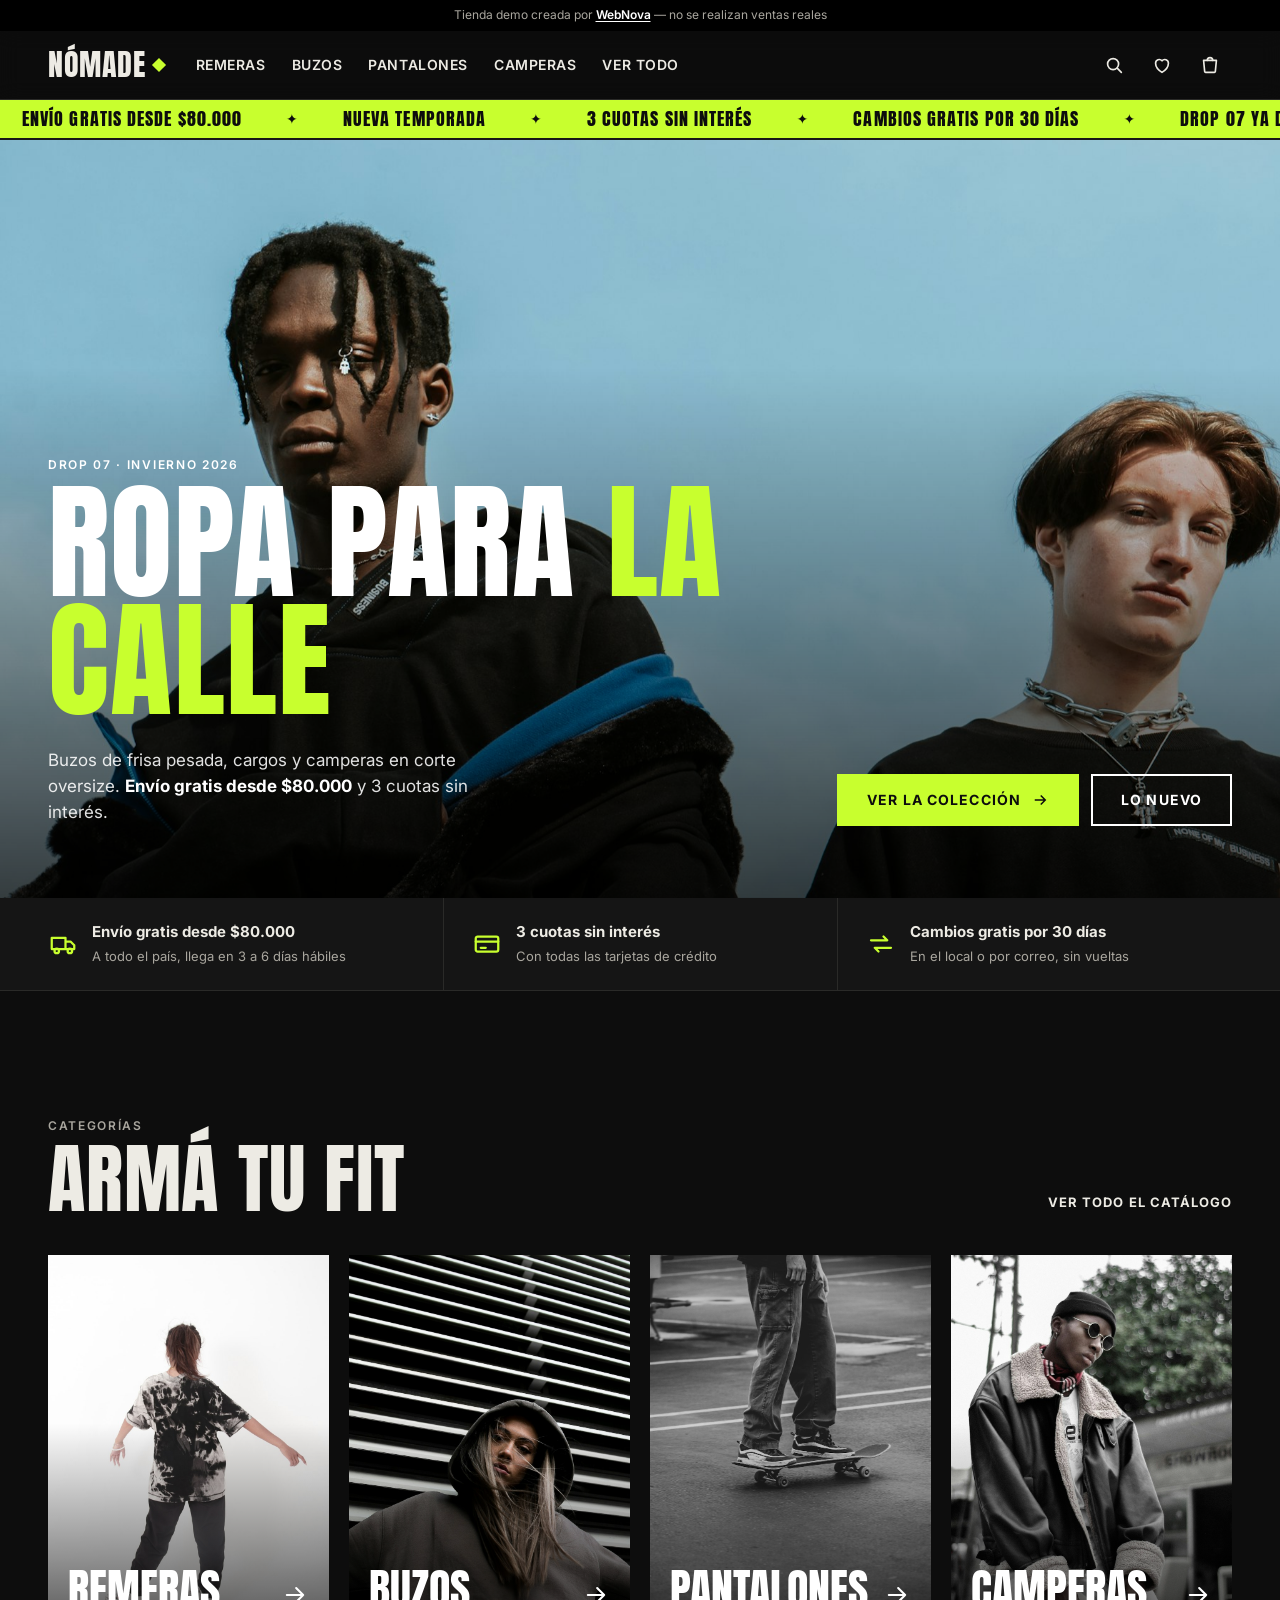
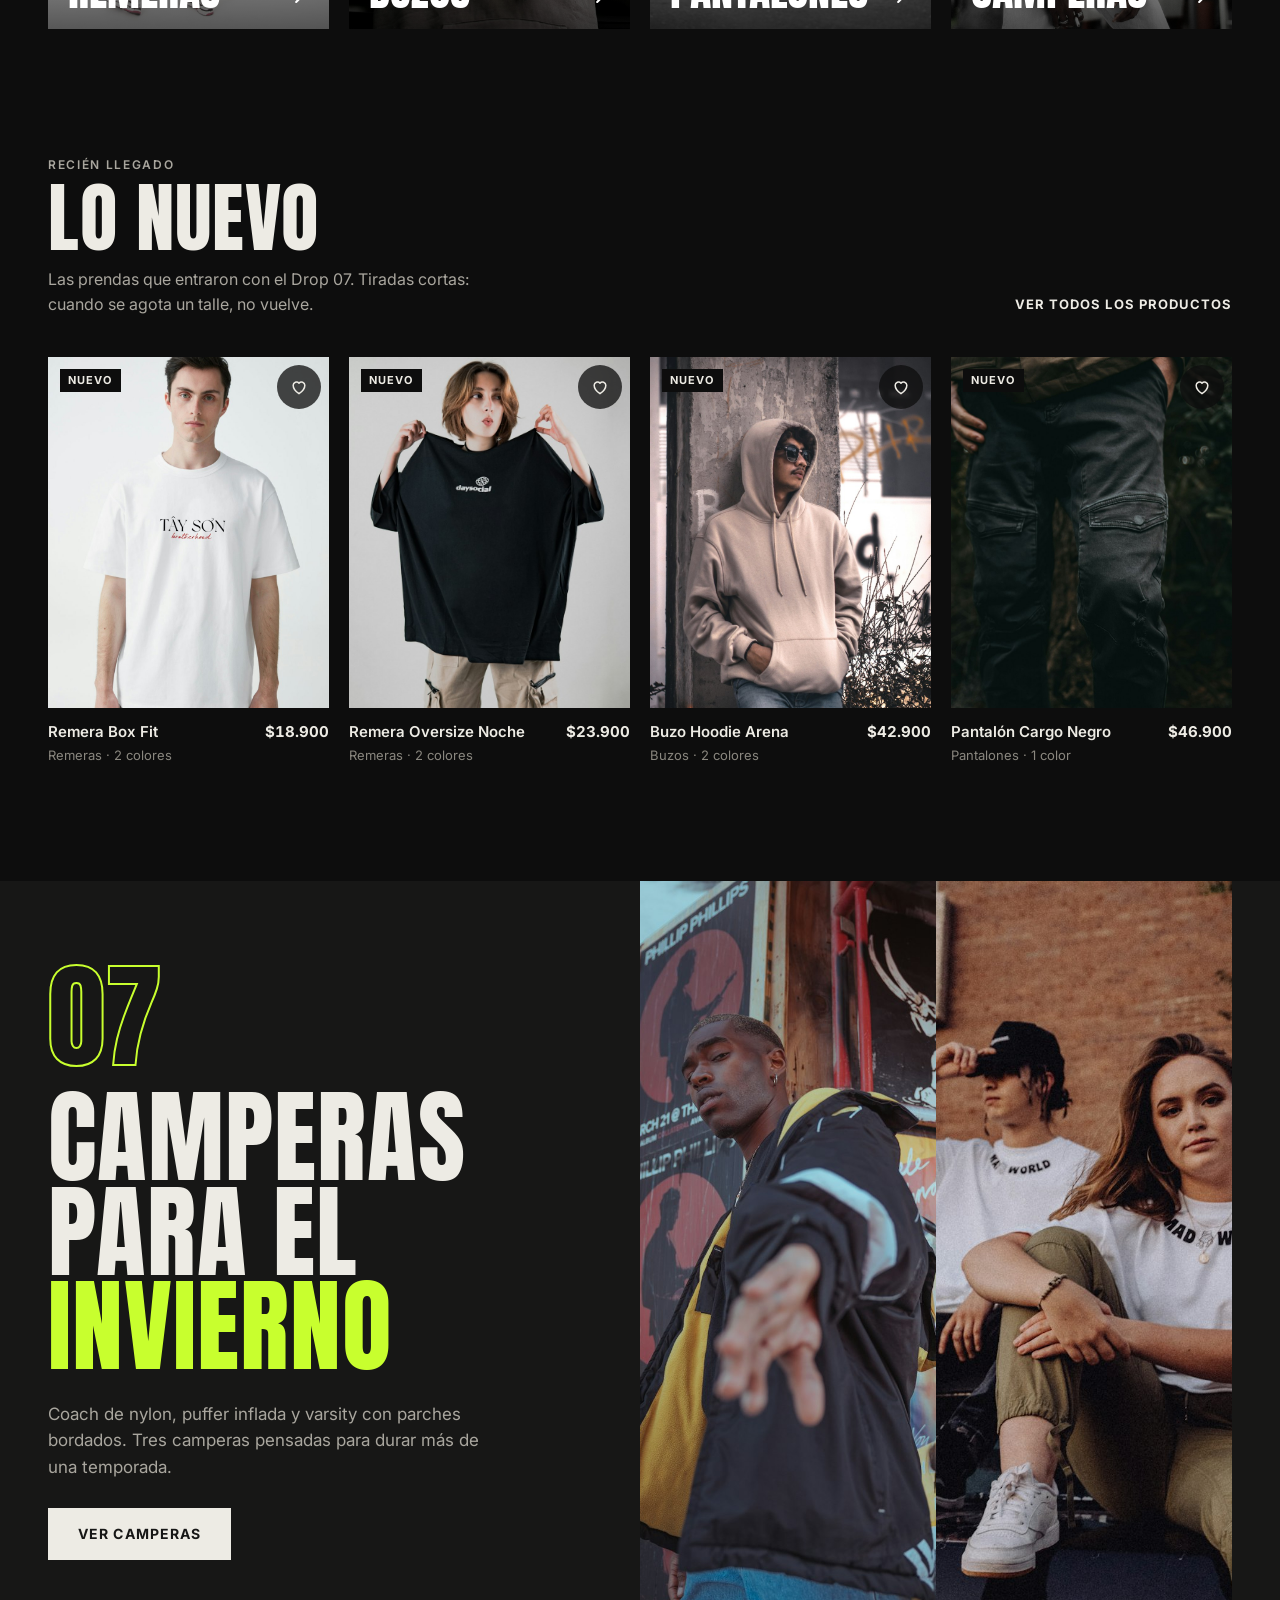
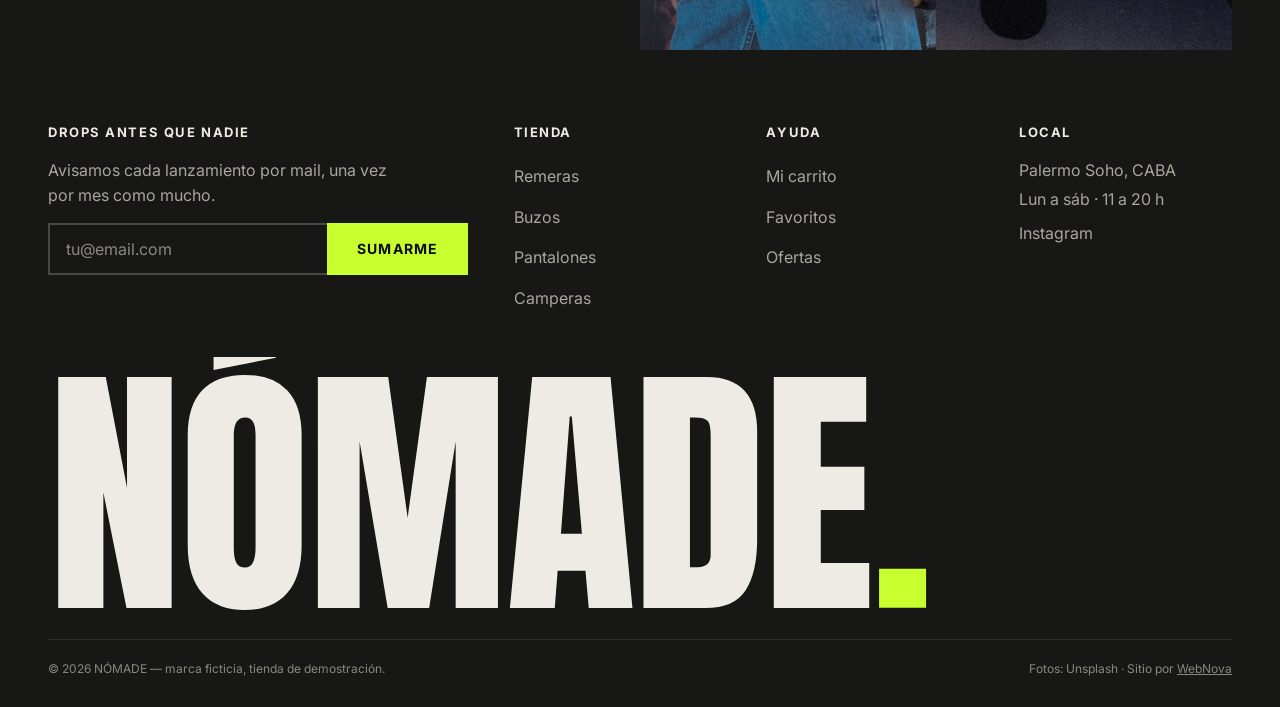
<file: index.html>
<!doctype html>
<html lang="es-AR">
<head>
  <meta charset="utf-8">
  <meta name="viewport" content="width=device-width, initial-scale=1">
  <title>NÓMADE — Ropa streetwear | Tienda online</title>
  <meta name="description" content="Remeras, buzos, cargos y camperas streetwear. Envío gratis desde $80.000 y 3 cuotas sin interés. Tienda demo creada por WebNova.">
  <meta name="theme-color" content="#0D0D0D">
  <meta property="og:title" content="NÓMADE — Ropa streetwear">
  <meta property="og:description" content="Remeras, buzos, cargos y camperas streetwear. Envío gratis desde $80.000.">
  <meta property="og:image" content="img/hero.jpg">
  <link rel="icon" href="data:image/svg+xml,%3Csvg xmlns='http://www.w3.org/2000/svg' viewBox='0 0 32 32'%3E%3Crect width='32' height='32' fill='%230D0D0D'/%3E%3Crect x='11' y='11' width='10' height='10' fill='%23C8FF2E' transform='rotate(45 16 16)'/%3E%3C/svg%3E">
  <link rel="preconnect" href="https://fonts.googleapis.com">
  <link rel="preconnect" href="https://fonts.gstatic.com" crossorigin>
  <link href="https://fonts.googleapis.com/css2?family=Anton&family=Inter:wght@400;600;700&display=swap" rel="stylesheet">
  <link rel="preload" as="image" href="img/hero.jpg">
  <link rel="stylesheet" href="css/estilos.css">
</head>
<body data-pagina="inicio">
  <a class="skip-link" href="#contenido">Saltar al contenido</a>
  <div id="barra-demo"></div>
  <header id="header"></header>
  <div id="marquee"></div>

  <main id="contenido">
    <section class="hero" aria-labelledby="hero-titulo">
      <img class="hero__img" src="img/hero.jpg" alt="Dos chicos con buzo y remera oversize negros contra el cielo" width="1800" height="1200" fetchpriority="high">
      <div class="wrap hero__in" data-enter>
        <p class="eyebrow" style="color:#fff">Drop 07 · Invierno 2026</p>
        <h1 id="hero-titulo">Ropa para <em>la calle</em></h1>
        <div class="hero__bajo">
          <p>Buzos de frisa pesada, cargos y camperas en corte oversize. <strong>Envío gratis desde $80.000</strong> y 3 cuotas sin interés.</p>
          <div class="hero__ctas">
            <a class="btn btn--acento" href="catalogo.html">Ver la colección <svg viewBox="0 0 24 24" fill="none" stroke="currentColor" stroke-width="2" aria-hidden="true"><path d="M5 12h14M13 6l6 6-6 6"/></svg></a>
            <a class="btn btn--borde" href="#lo-nuevo">Lo nuevo</a>
          </div>
        </div>
      </div>
    </section>

    <section class="beneficios" aria-label="Beneficios">
      <div class="wrap beneficios__in" id="beneficios"></div>
    </section>

    <section class="seccion" aria-labelledby="cats-titulo">
      <div class="wrap">
        <div class="seccion__head">
          <div><p class="eyebrow">Categorías</p><h2 id="cats-titulo" style="margin-top:12px">Armá tu fit</h2></div>
          <a class="link" href="catalogo.html">Ver todo el catálogo</a>
        </div>
        <div class="cats" id="cats"></div>
      </div>
    </section>

    <section class="seccion" id="lo-nuevo" aria-labelledby="nuevo-titulo" style="padding-top:0">
      <div class="wrap">
        <div class="seccion__head">
          <div><p class="eyebrow">Recién llegado</p><h2 id="nuevo-titulo" style="margin-top:12px">Lo nuevo</h2>
          <p>Las prendas que entraron con el Drop 07. Tiradas cortas: cuando se agota un talle, no vuelve.</p></div>
          <a class="link" href="catalogo.html">Ver todos los productos</a>
        </div>
        <div class="grilla" id="grilla-nuevo"></div>
      </div>
    </section>

    <section class="drop" aria-labelledby="drop-titulo">
      <div class="wrap drop__in">
        <div class="drop__txt">
          <span class="drop__num" aria-hidden="true">07</span>
          <h2 id="drop-titulo">Camperas para el <span>invierno</span></h2>
          <p>Coach de nylon, puffer inflada y varsity con parches bordados. Tres camperas pensadas para durar más de una temporada.</p>
          <a class="btn" href="catalogo.html?cat=camperas">Ver camperas</a>
        </div>
        <div class="drop__fotos">
          <img src="img/drop.jpg" alt="Chico con campera negra y amarilla frente a una pared con afiches" loading="lazy" width="900" height="1350">
          <img src="img/banner.jpg" alt="Dos personas con ropa urbana sentadas sobre el capó de un auto" loading="lazy" width="1600" height="1067">
        </div>
      </div>
    </section>
  </main>

  <footer id="footer"></footer>

  <script src="js/productos.js"></script>
  <script src="js/logica.js"></script>
  <script src="js/tienda.js"></script>
  <script src="js/inicio.js"></script>
</body>
</html>
</file>
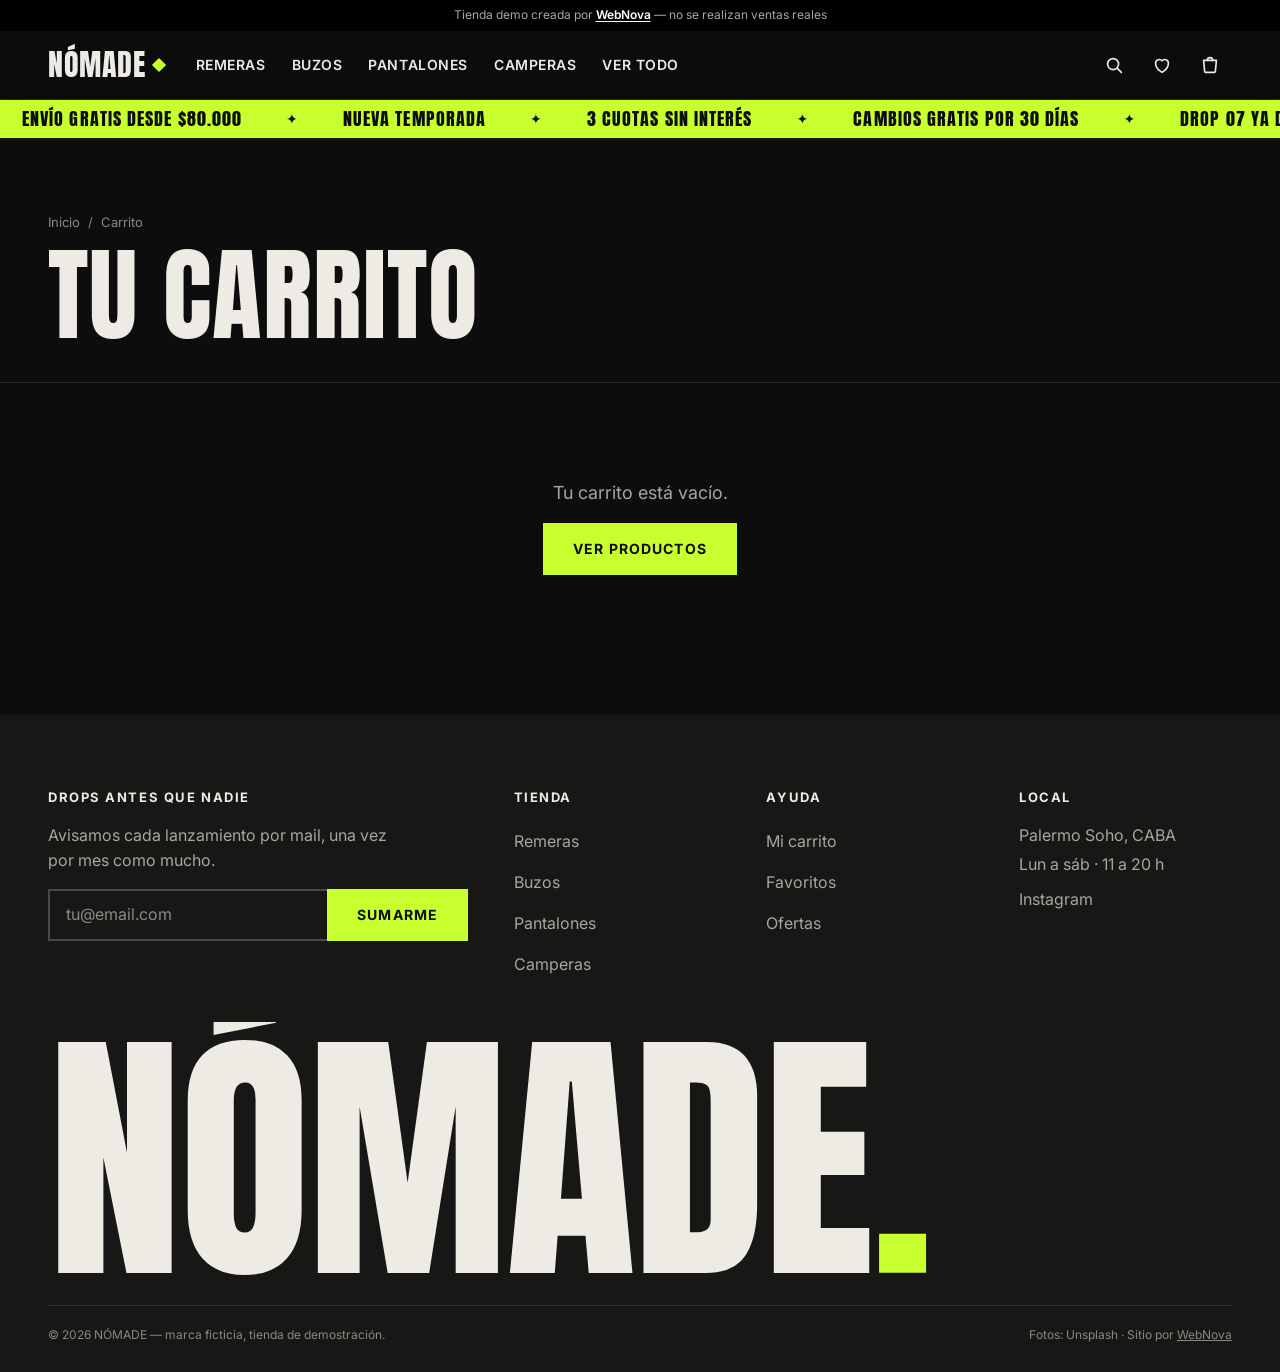
<file: carrito.html>
<!doctype html>
<html lang="es-AR">
<head>
  <meta charset="utf-8">
  <meta name="viewport" content="width=device-width, initial-scale=1">
  <title>Tu carrito — NÓMADE</title>
  <meta name="description" content="Revisá tu carrito, aplicá un cupón y finalizá la compra.">
  <meta name="theme-color" content="#0D0D0D">
  <meta name="robots" content="noindex">
  <link rel="icon" href="data:image/svg+xml,%3Csvg xmlns='http://www.w3.org/2000/svg' viewBox='0 0 32 32'%3E%3Crect width='32' height='32' fill='%230D0D0D'/%3E%3Crect x='11' y='11' width='10' height='10' fill='%23C8FF2E' transform='rotate(45 16 16)'/%3E%3C/svg%3E">
  <link rel="preconnect" href="https://fonts.googleapis.com">
  <link rel="preconnect" href="https://fonts.gstatic.com" crossorigin>
  <link href="https://fonts.googleapis.com/css2?family=Anton&family=Inter:wght@400;600;700&display=swap" rel="stylesheet">
  <link rel="stylesheet" href="css/estilos.css">
</head>
<body data-pagina="carrito">
  <a class="skip-link" href="#contenido">Saltar al contenido</a>
  <div id="barra-demo"></div>
  <header id="header"></header>
  <div id="marquee"></div>

  <main id="contenido">
    <section class="pagina-head">
      <div class="wrap">
        <nav class="migas" aria-label="Ruta"><a href="index.html">Inicio</a><span aria-hidden="true">/</span><span>Carrito</span></nav>
        <h1>Tu carrito</h1>
        <p id="sub-carrito"></p>
      </div>
    </section>
    <div class="wrap" id="carrito"></div>
  </main>

  <footer id="footer"></footer>

  <script src="js/productos.js"></script>
  <script src="js/logica.js"></script>
  <script src="js/tienda.js"></script>
  <script src="js/carrito.js"></script>
</body>
</html>
</file>
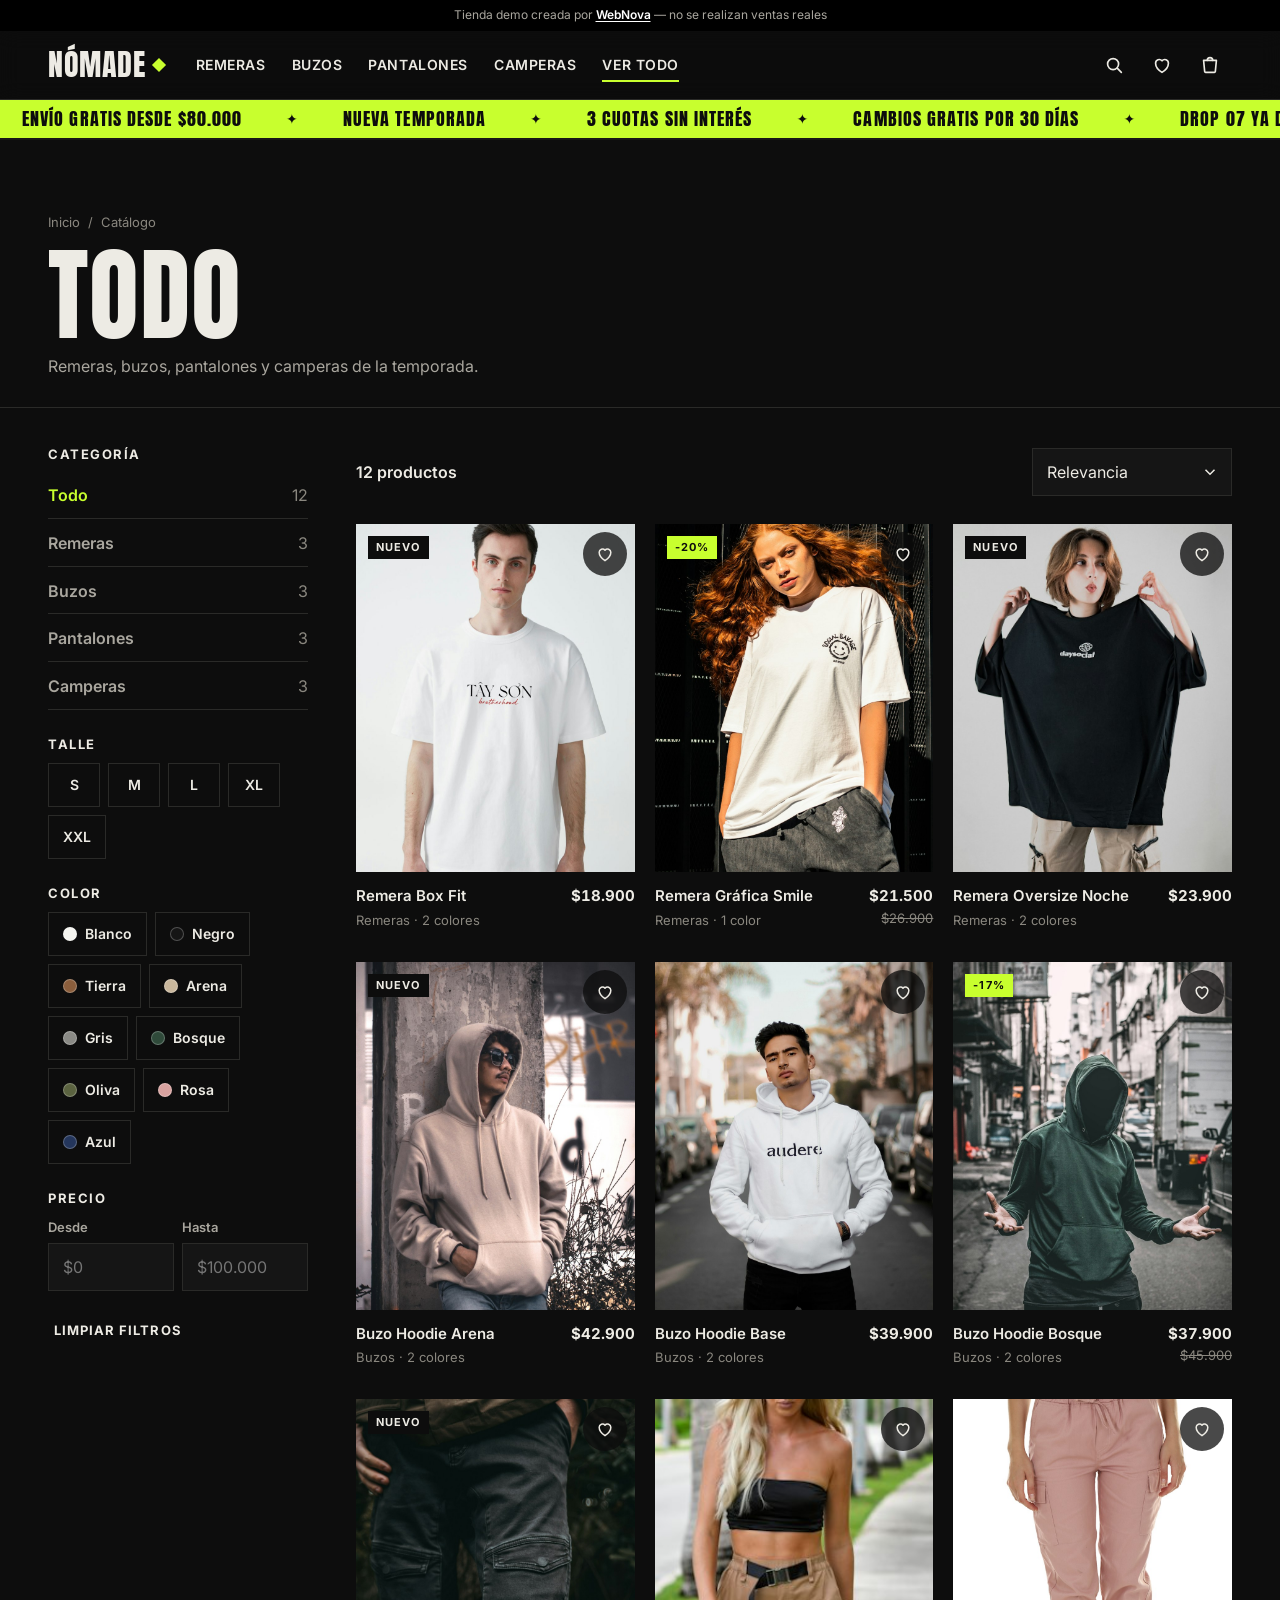
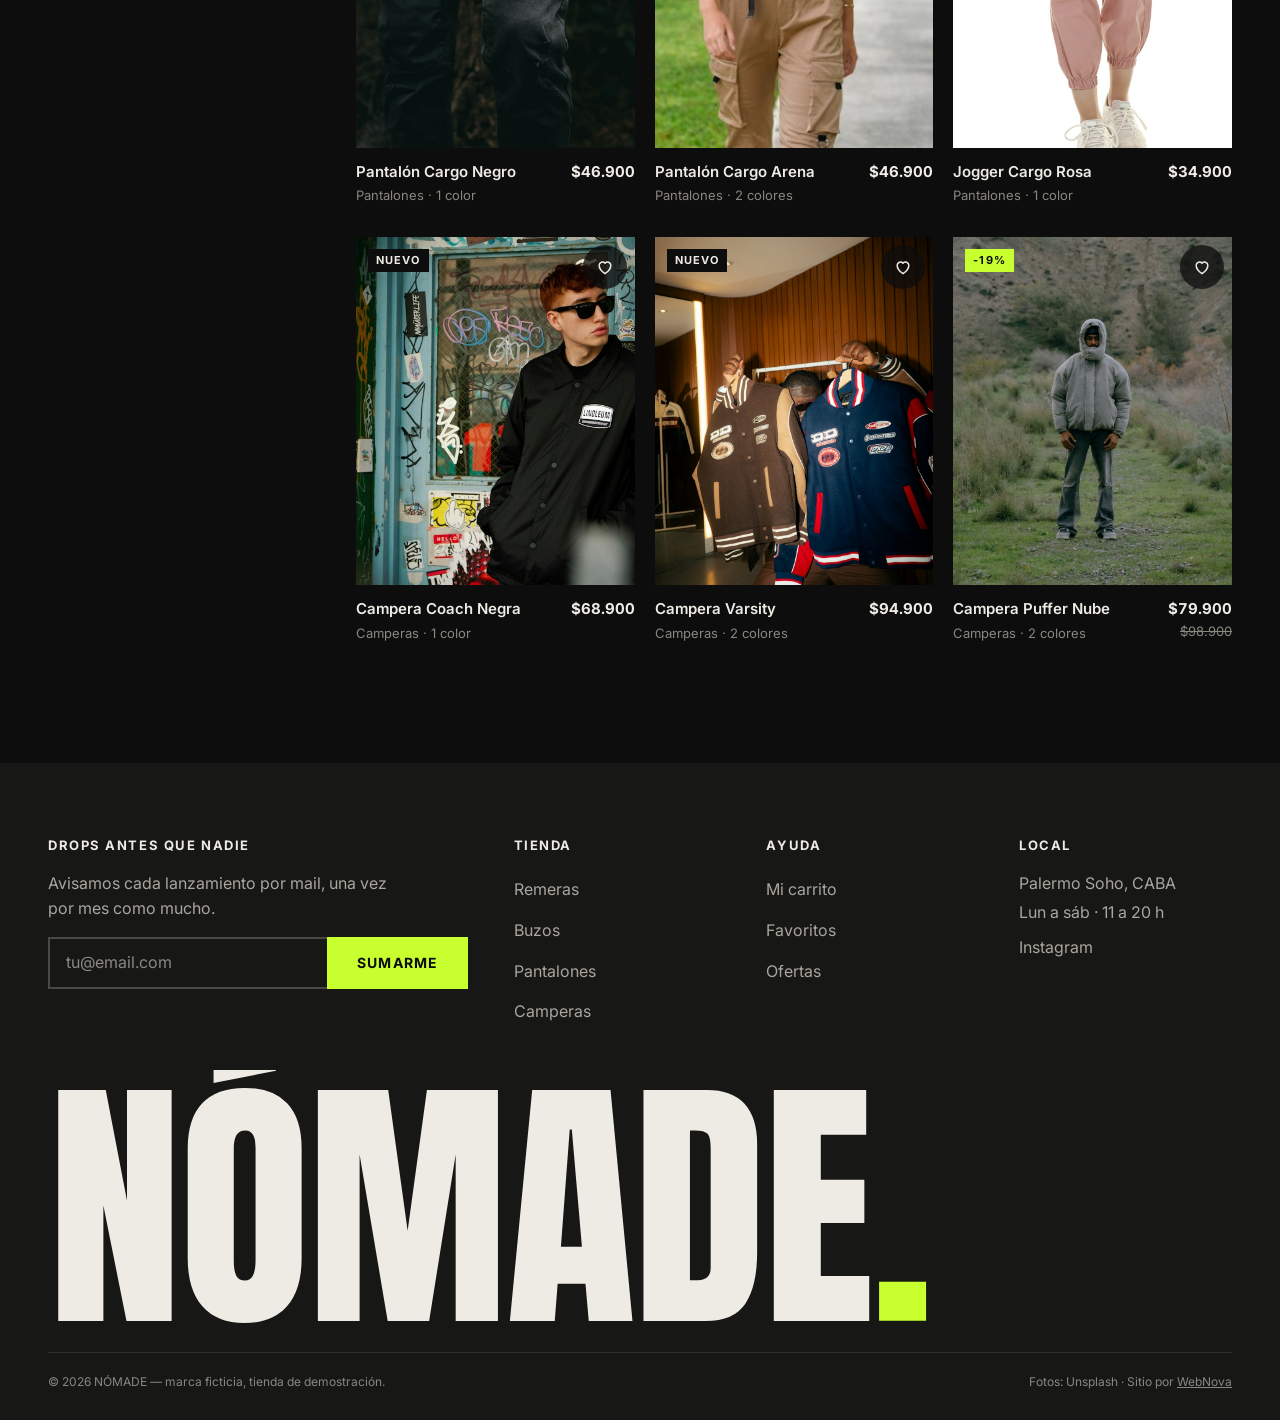
<file: catalogo.html>
<!doctype html>
<html lang="es-AR">
<head>
  <meta charset="utf-8">
  <meta name="viewport" content="width=device-width, initial-scale=1">
  <title>Catálogo — NÓMADE</title>
  <meta name="description" content="Remeras, buzos, pantalones cargo y camperas streetwear. Filtrá por talle, color y precio.">
  <meta name="theme-color" content="#0D0D0D">
  <link rel="icon" href="data:image/svg+xml,%3Csvg xmlns='http://www.w3.org/2000/svg' viewBox='0 0 32 32'%3E%3Crect width='32' height='32' fill='%230D0D0D'/%3E%3Crect x='11' y='11' width='10' height='10' fill='%23C8FF2E' transform='rotate(45 16 16)'/%3E%3C/svg%3E">
  <link rel="preconnect" href="https://fonts.googleapis.com">
  <link rel="preconnect" href="https://fonts.gstatic.com" crossorigin>
  <link href="https://fonts.googleapis.com/css2?family=Anton&family=Inter:wght@400;600;700&display=swap" rel="stylesheet">
  <link rel="stylesheet" href="css/estilos.css">
</head>
<body data-pagina="catalogo">
  <a class="skip-link" href="#contenido">Saltar al contenido</a>
  <div id="barra-demo"></div>
  <header id="header"></header>
  <div id="marquee"></div>

  <main id="contenido">
    <section class="pagina-head">
      <div class="wrap">
        <nav class="migas" aria-label="Ruta"><a href="index.html">Inicio</a><span aria-hidden="true">/</span><span id="miga-actual">Catálogo</span></nav>
        <h1 id="titulo-cat">Todo</h1>
        <p id="sub-cat">Remeras, buzos, pantalones y camperas de la temporada.</p>
      </div>
    </section>

    <div class="wrap catalogo">
      <aside class="filtros" id="filtros" aria-label="Filtros">
        <div class="filtros__head">
          <h2>Filtrar</h2>
          <button class="icono-btn" type="button" id="cerrar-filtros" aria-label="Cerrar filtros"></button>
        </div>
        <div class="filtros__grupo">
          <h2 id="f-cat">Categoría</h2>
          <div class="cat-radio" role="radiogroup" aria-labelledby="f-cat" id="f-cats"></div>
        </div>
        <div class="filtros__grupo">
          <h2 id="f-talle">Talle</h2>
          <div class="chips" role="group" aria-labelledby="f-talle" id="f-talles"></div>
        </div>
        <div class="filtros__grupo">
          <h2 id="f-color">Color</h2>
          <div class="chips" role="group" aria-labelledby="f-color" id="f-colores"></div>
        </div>
        <div class="filtros__grupo">
          <h2>Precio</h2>
          <div class="filtros__precio">
            <div class="campo"><label for="f-min">Desde</label><input class="input" id="f-min" type="number" inputmode="numeric" min="0" step="1000" placeholder="$0"></div>
            <div class="campo"><label for="f-max">Hasta</label><input class="input" id="f-max" type="number" inputmode="numeric" min="0" step="1000" placeholder="$100.000"></div>
          </div>
        </div>
        <button class="link" type="button" id="limpiar" style="justify-self:start;background-color:transparent;border:0;color:var(--ink);cursor:pointer">Limpiar filtros</button>
        <div class="filtros__ver"><button class="btn btn--acento btn--bloque" type="button" id="ver-res">Ver resultados</button></div>
      </aside>

      <div>
        <div class="barra-res">
          <p id="contador" role="status" style="margin:0;font-weight:600"></p>
          <div class="barra-res__der">
            <button class="btn btn--borde btn-filtrar" type="button" id="abrir-filtros" aria-controls="filtros" aria-expanded="false"></button>
            <label class="visually-hidden" for="orden">Ordenar por</label>
            <select class="select" id="orden">
              <option value="relevancia">Relevancia</option>
              <option value="precio-asc">Menor precio</option>
              <option value="precio-desc">Mayor precio</option>
              <option value="nombre">Nombre (A-Z)</option>
            </select>
          </div>
        </div>
        <div class="grilla" id="grilla"></div>
      </div>
    </div>
  </main>

  <footer id="footer"></footer>

  <script src="js/productos.js"></script>
  <script src="js/logica.js"></script>
  <script src="js/tienda.js"></script>
  <script src="js/catalogo.js"></script>
</body>
</html>
</file>
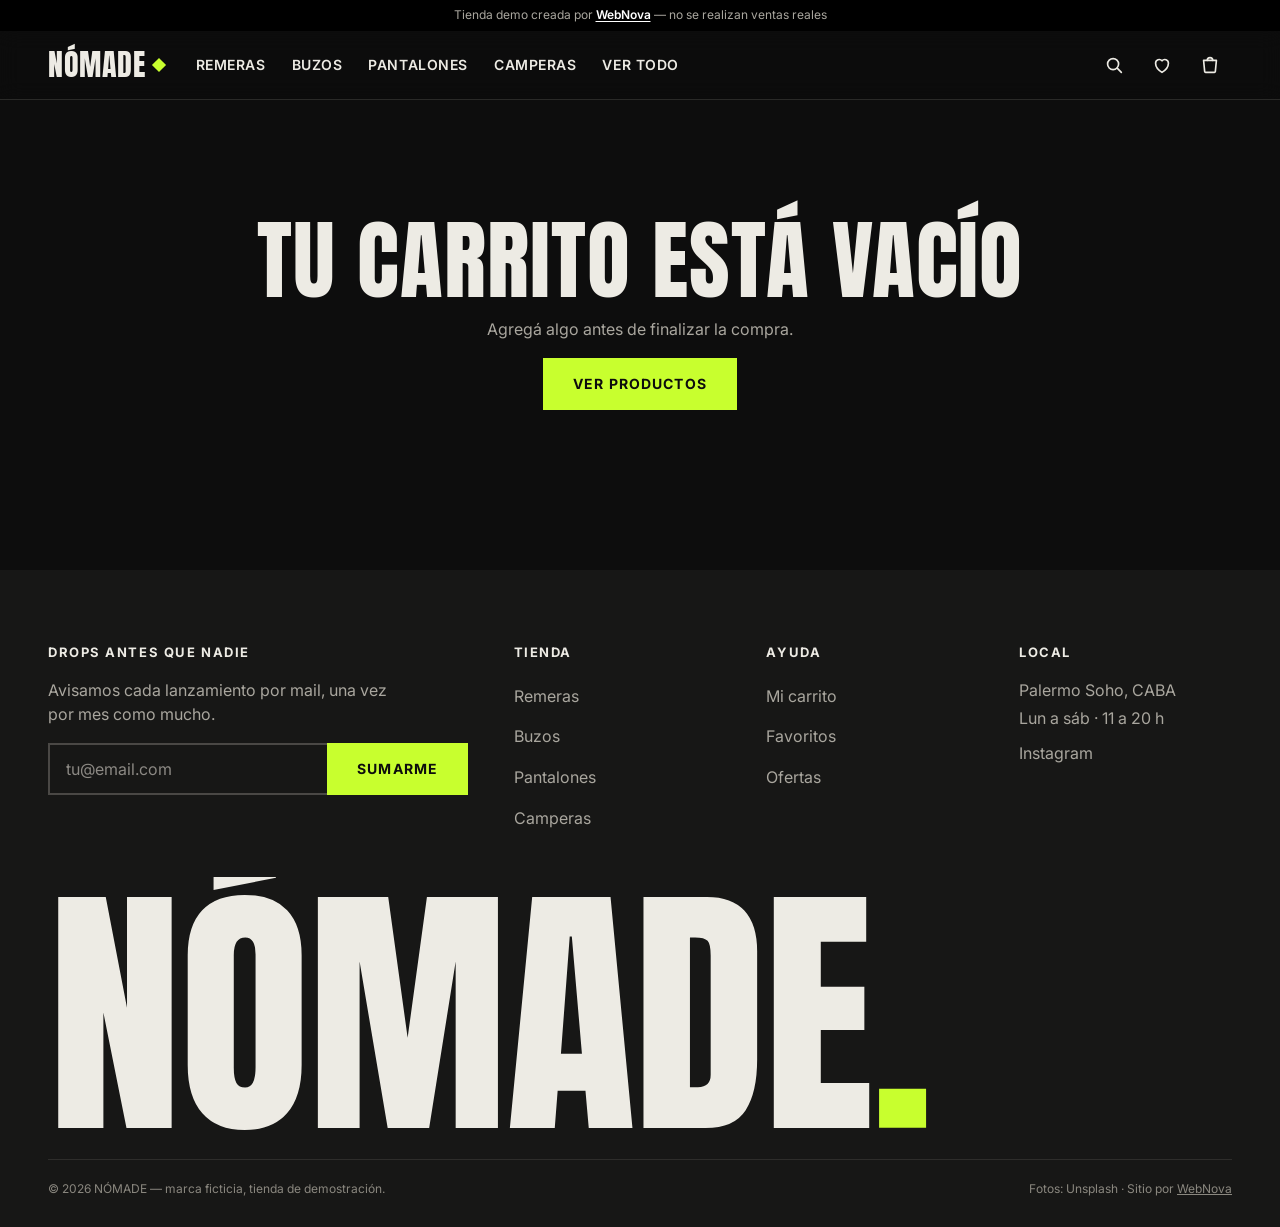
<file: checkout.html>
<!doctype html>
<html lang="es-AR">
<head>
  <meta charset="utf-8">
  <meta name="viewport" content="width=device-width, initial-scale=1">
  <title>Finalizar compra — NÓMADE</title>
  <meta name="description" content="Checkout de demostración de NÓMADE: datos, envío y pago simulado.">
  <meta name="theme-color" content="#0D0D0D">
  <meta name="robots" content="noindex">
  <link rel="icon" href="data:image/svg+xml,%3Csvg xmlns='http://www.w3.org/2000/svg' viewBox='0 0 32 32'%3E%3Crect width='32' height='32' fill='%230D0D0D'/%3E%3Crect x='11' y='11' width='10' height='10' fill='%23C8FF2E' transform='rotate(45 16 16)'/%3E%3C/svg%3E">
  <link rel="preconnect" href="https://fonts.googleapis.com">
  <link rel="preconnect" href="https://fonts.gstatic.com" crossorigin>
  <link href="https://fonts.googleapis.com/css2?family=Anton&family=Inter:wght@400;600;700&display=swap" rel="stylesheet">
  <link rel="stylesheet" href="css/estilos.css">
</head>
<body data-pagina="checkout">
  <a class="skip-link" href="#contenido">Saltar al contenido</a>
  <div id="barra-demo"></div>
  <header id="header"></header>

  <main id="contenido">
    <div class="wrap" id="checkout"></div>
  </main>

  <footer id="footer"></footer>

  <script src="js/productos.js"></script>
  <script src="js/logica.js"></script>
  <script src="js/tienda.js"></script>
  <script src="js/checkout.js"></script>
</body>
</html>
</file>
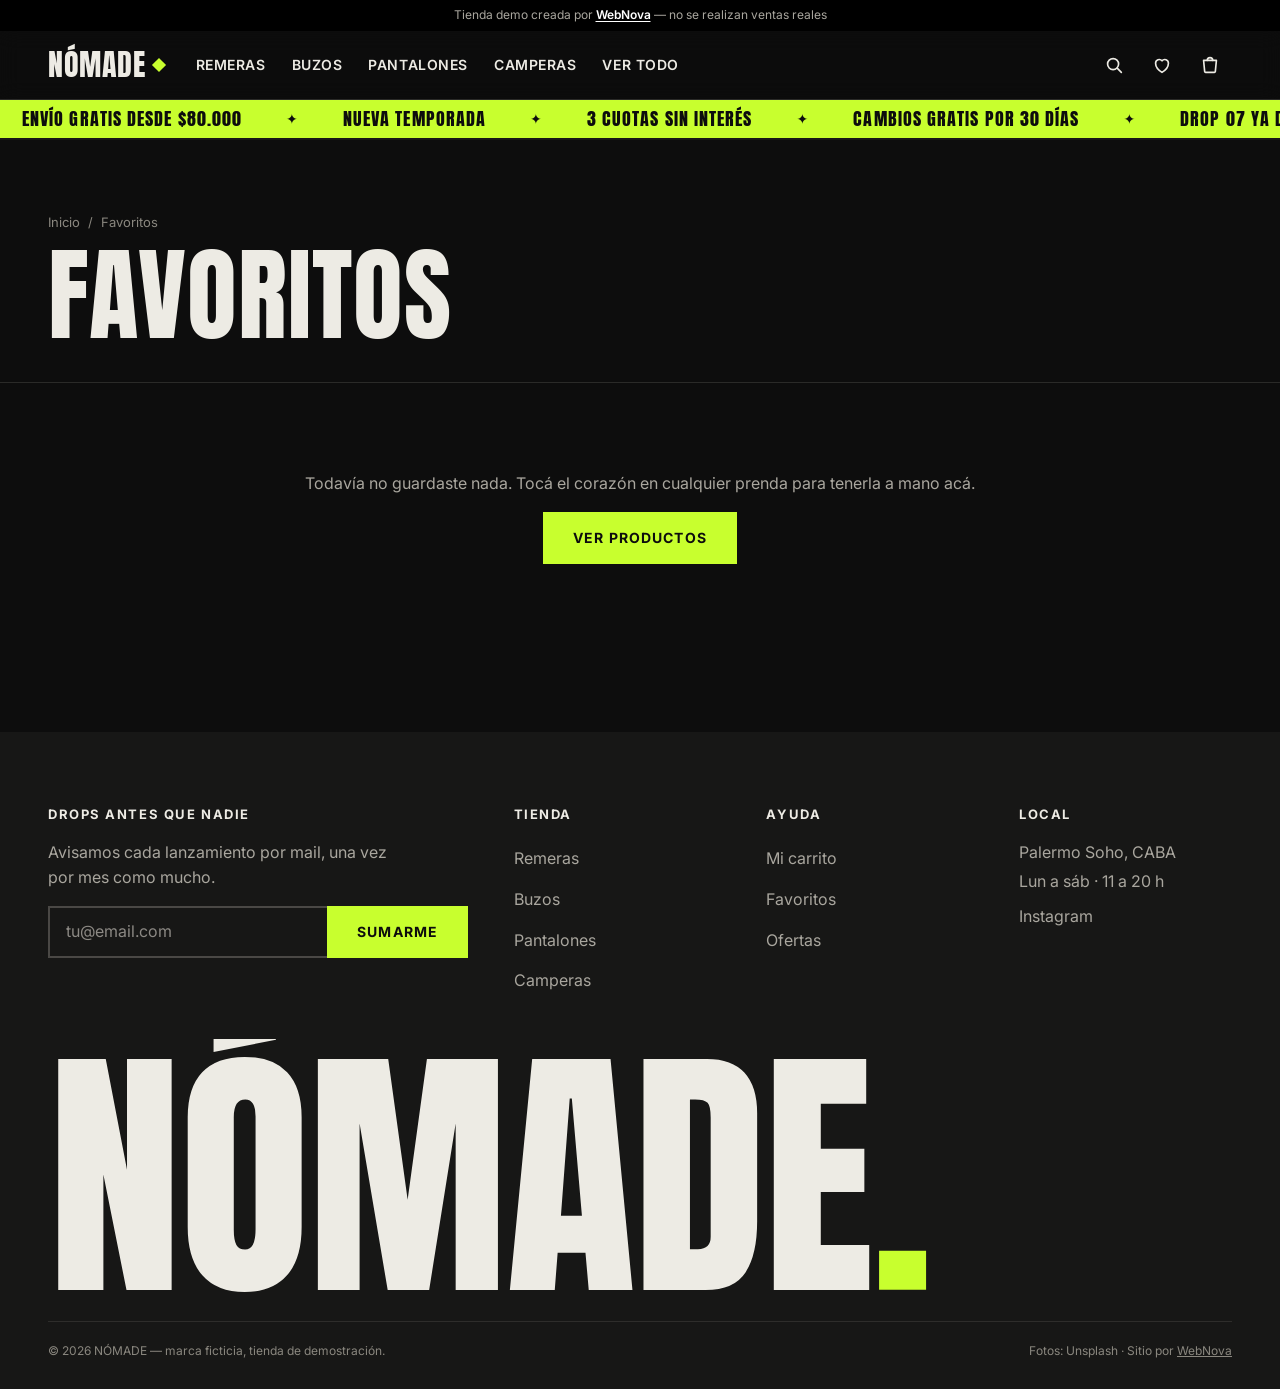
<file: favoritos.html>
<!doctype html>
<html lang="es-AR">
<head>
  <meta charset="utf-8">
  <meta name="viewport" content="width=device-width, initial-scale=1">
  <title>Favoritos — NÓMADE</title>
  <meta name="description" content="Las prendas que guardaste en NÓMADE.">
  <meta name="theme-color" content="#0D0D0D">
  <meta name="robots" content="noindex">
  <link rel="icon" href="data:image/svg+xml,%3Csvg xmlns='http://www.w3.org/2000/svg' viewBox='0 0 32 32'%3E%3Crect width='32' height='32' fill='%230D0D0D'/%3E%3Crect x='11' y='11' width='10' height='10' fill='%23C8FF2E' transform='rotate(45 16 16)'/%3E%3C/svg%3E">
  <link rel="preconnect" href="https://fonts.googleapis.com">
  <link rel="preconnect" href="https://fonts.gstatic.com" crossorigin>
  <link href="https://fonts.googleapis.com/css2?family=Anton&family=Inter:wght@400;600;700&display=swap" rel="stylesheet">
  <link rel="stylesheet" href="css/estilos.css">
</head>
<body data-pagina="favoritos">
  <a class="skip-link" href="#contenido">Saltar al contenido</a>
  <div id="barra-demo"></div>
  <header id="header"></header>
  <div id="marquee"></div>

  <main id="contenido">
    <section class="pagina-head">
      <div class="wrap">
        <nav class="migas" aria-label="Ruta"><a href="index.html">Inicio</a><span aria-hidden="true">/</span><span>Favoritos</span></nav>
        <h1>Favoritos</h1>
        <p id="sub-favs"></p>
      </div>
    </section>
    <div class="wrap" style="padding-top:40px;padding-bottom:120px">
      <div class="grilla" id="grilla-favs"></div>
    </div>
  </main>

  <footer id="footer"></footer>

  <script src="js/productos.js"></script>
  <script src="js/logica.js"></script>
  <script src="js/tienda.js"></script>
  <script>
    (function () {
      var T = window.Tienda;
      function render() {
        var favs = T.getFavoritos().map(T.producto).filter(Boolean);
        document.getElementById('sub-favs').textContent = favs.length ? favs.length + (favs.length === 1 ? ' prenda guardada' : ' prendas guardadas') : '';
        document.getElementById('grilla-favs').innerHTML = favs.length
          ? favs.map(T.tarjetaProducto).join('')
          : '<div class="vacio" style="grid-column:1/-1"><p>Todavía no guardaste nada. Tocá el corazón en cualquier prenda para tenerla a mano acá.</p><a class="btn btn--acento" href="catalogo.html">Ver productos</a></div>';
      }
      document.addEventListener('favoritos:cambio', render);
      render();
    })();
  </script>
</body>
</html>
</file>
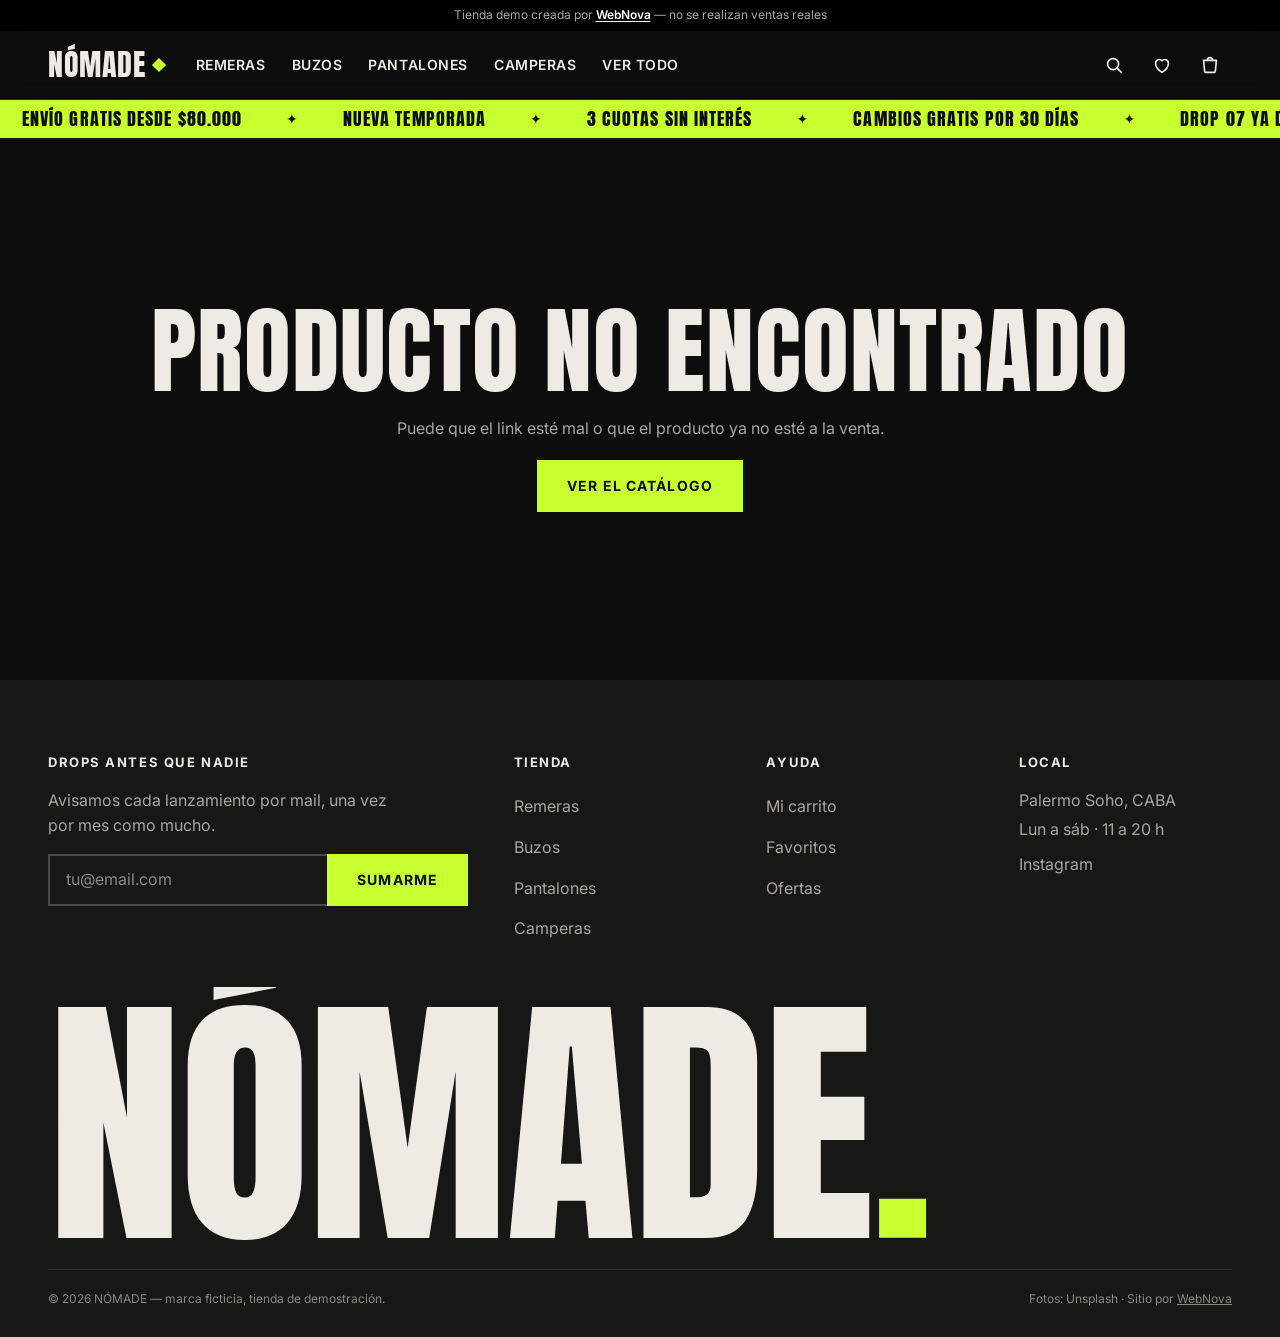
<file: producto.html>
<!doctype html>
<html lang="es-AR">
<head>
  <meta charset="utf-8">
  <meta name="viewport" content="width=device-width, initial-scale=1">
  <title>Producto — NÓMADE</title>
  <meta name="description" content="Ropa streetwear NÓMADE. Elegí color y talle, envío gratis desde $80.000.">
  <meta name="theme-color" content="#0D0D0D">
  <link rel="icon" href="data:image/svg+xml,%3Csvg xmlns='http://www.w3.org/2000/svg' viewBox='0 0 32 32'%3E%3Crect width='32' height='32' fill='%230D0D0D'/%3E%3Crect x='11' y='11' width='10' height='10' fill='%23C8FF2E' transform='rotate(45 16 16)'/%3E%3C/svg%3E">
  <link rel="preconnect" href="https://fonts.googleapis.com">
  <link rel="preconnect" href="https://fonts.gstatic.com" crossorigin>
  <link href="https://fonts.googleapis.com/css2?family=Anton&family=Inter:wght@400;600;700&display=swap" rel="stylesheet">
  <link rel="stylesheet" href="css/estilos.css">
</head>
<body data-pagina="producto">
  <a class="skip-link" href="#contenido">Saltar al contenido</a>
  <div id="barra-demo"></div>
  <header id="header"></header>
  <div id="marquee"></div>

  <main id="contenido">
    <div class="wrap" id="ficha"></div>
    <section class="seccion" id="relacionados" aria-labelledby="rel-titulo" hidden style="padding-top:0">
      <div class="wrap">
        <div class="seccion__head"><h2 id="rel-titulo">También te puede gustar</h2><a class="link" id="rel-link" href="catalogo.html">Ver la categoría</a></div>
        <div class="grilla" id="grilla-rel"></div>
      </div>
    </section>
  </main>

  <footer id="footer"></footer>

  <script src="js/productos.js"></script>
  <script src="js/logica.js"></script>
  <script src="js/tienda.js"></script>
  <script src="js/producto.js"></script>
</body>
</html>
</file>
<file: css/estilos.css>
/* ==========================================================
   NÓMADE — estilos compartidos
   ========================================================== */
/* Paleta "Noche": negro profundo + verde ácido */
:root {
  color-scheme: dark;
  --bg: #0D0D0D;
  --surface: #151515;
  --ink: #EDEBE4;
  --ink-2: #A9A69E;
  --muted: #8A877F;
  --line: #2A2A28;
  --accent: #C8FF2E;
  --accent-ink: #0D0D0D;
  --on-accent: #0D0D0D;
  --band: #171716;
  --on-band: #EDEBE4;
  --on-band-2: #A9A69E;
  --band-line: #2E2D2B;
  --demo-bg: #000000;
  --placeholder: #1E1E1C;
  --tint: rgba(255,255,255,.08);
  --fav-bg: rgba(13,13,13,.75);
  --ok: #5FD18C;
  --error: #FF6B5E;
  --display: 'Anton', 'Impact', 'Arial Narrow', sans-serif;
  --body: 'Inter', system-ui, -apple-system, 'Segoe UI', sans-serif;
  --wrap: 1320px;
  --gutter: clamp(16px, 4vw, 48px);
  --header-h: 68px;
  --ease: cubic-bezier(.2, .7, .2, 1);
}

*, *::before, *::after { box-sizing: border-box; }
html { -webkit-text-size-adjust: 100%; scroll-behavior: smooth; }
body {
  margin: 0;
  background: var(--bg);
  color: var(--ink);
  font: 400 16px/1.55 var(--body);
  -webkit-font-smoothing: antialiased;
  overflow-x: hidden;
}
img { display: block; max-width: 100%; }
[hidden] { display: none !important; }
a { color: inherit; text-decoration: none; }
button, input, select { font: inherit; color: inherit; }
button { cursor: pointer; }
:focus-visible { outline: 3px solid var(--accent); outline-offset: 2px; }
[tabindex="-1"]:focus { outline: none; }
.visually-hidden {
  position: absolute !important; width: 1px; height: 1px; overflow: hidden;
  clip: rect(0 0 0 0); white-space: nowrap;
}
.skip-link {
  position: absolute; left: 12px; top: -60px; z-index: 200;
  background: var(--ink); color: var(--bg); padding: 10px 16px; font-weight: 600;
}
.skip-link:focus { top: 12px; }

.wrap { width: 100%; max-width: var(--wrap); margin: 0 auto; padding: 0 var(--gutter); }

/* ---------- Tipografía ---------- */
.display, h1, h2 {
  font-family: var(--display);
  font-weight: 400;
  text-transform: uppercase;
  letter-spacing: .01em;
  line-height: .92;
  margin: 0;
}
h1 { font-size: clamp(56px, 10vw, 156px); }
h2 { font-size: clamp(40px, 6vw, 84px); }
h3 { font-size: 18px; margin: 0; font-weight: 700; }
.eyebrow {
  font: 600 12px/1 var(--body); letter-spacing: .14em; text-transform: uppercase;
  color: var(--ink-2);
}
.precio { font-weight: 700; font-variant-numeric: tabular-nums; }
.precio-ant { color: var(--muted); text-decoration: line-through; font-weight: 400; margin-left: 8px; }

/* ---------- Botones ---------- */
.btn {
  --b-bg: var(--ink); --b-fg: var(--bg);
  display: inline-flex; align-items: center; justify-content: center; gap: 10px;
  min-height: 52px; padding: 0 28px;
  background: var(--b-bg); color: var(--b-fg);
  border: 2px solid var(--b-bg); border-radius: 0;
  font: 700 14px/1 var(--body); letter-spacing: .08em; text-transform: uppercase;
  transition: transform .18s var(--ease), background .18s, color .18s, box-shadow .18s;
}
.btn:hover { transform: translate(-3px, -3px); box-shadow: 3px 3px 0 var(--accent); }
.btn:active { transform: translate(0, 0); box-shadow: 0 0 0 var(--accent); }
.btn[disabled], .btn[aria-disabled="true"] {
  opacity: .45; cursor: not-allowed; transform: none; box-shadow: none;
}
.btn--acento { --b-bg: var(--accent); --b-fg: var(--accent-ink); }
.btn--acento:hover { box-shadow: 3px 3px 0 var(--ink); }
.hero .btn--acento:hover, .drop .btn:hover { box-shadow: 3px 3px 0 #fff; }
.btn--borde { --b-fg: var(--ink); background: transparent; }
.btn--borde:hover { background: var(--ink); color: var(--bg); }
.btn--claro { --b-bg: var(--bg); --b-fg: var(--ink); }
.btn--bloque { width: 100%; }
.btn svg { width: 18px; height: 18px; flex: none; }

.link {
  font-weight: 700; text-transform: uppercase; letter-spacing: .08em; font-size: 13px;
  background: linear-gradient(currentColor, currentColor) 0 100% / 0 2px no-repeat;
  transition: background-size .25s var(--ease); padding-bottom: 3px;
}
.link:hover { background-size: 100% 2px; }

/* ---------- Barra demo ---------- */
.barra-demo {
  background: var(--demo-bg); color: var(--on-band-2);
  font-size: 12px; line-height: 1.4; text-align: center; padding: 7px var(--gutter);
}
.barra-demo a { color: #fff; font-weight: 600; text-decoration: underline; text-underline-offset: 2px; }

/* ---------- Header ---------- */
.header {
  position: sticky; top: 0; z-index: 50;
  background: color-mix(in srgb, var(--bg) 92%, transparent);
  backdrop-filter: blur(10px); -webkit-backdrop-filter: blur(10px);
  border-bottom: 1px solid var(--line);
}
.header__in {
  height: var(--header-h); display: flex; align-items: center; gap: 32px;
}
.logo {
  font: 400 30px/1 var(--display); letter-spacing: .02em; text-transform: uppercase;
  display: inline-flex; align-items: center; gap: 6px;
}
.logo i {
  width: 10px; height: 10px; background: var(--accent); display: inline-block;
  transform: rotate(45deg); margin-left: 2px;
}
.nav { display: flex; gap: 26px; margin-right: auto; }
.nav a {
  font-weight: 600; font-size: 14px; letter-spacing: .04em; text-transform: uppercase;
  padding: 8px 0; position: relative;
}
.nav a::after {
  content: ''; position: absolute; left: 0; right: 0; bottom: 2px; height: 2px;
  background: var(--accent); transform: scaleX(0); transform-origin: left;
  transition: transform .25s var(--ease);
}
.nav a:hover::after, .nav a[aria-current="page"]::after { transform: scaleX(1); }
.acciones { display: flex; align-items: center; gap: 4px; }
.icono-btn {
  position: relative; width: 44px; height: 44px; display: grid; place-items: center;
  background: none; border: 0; border-radius: 0; transition: background .15s;
}
.icono-btn:hover { background: var(--tint); }
.icono-btn svg { width: 22px; height: 22px; }
.badge {
  position: absolute; top: 4px; right: 2px; min-width: 18px; height: 18px; padding: 0 5px;
  background: var(--accent); color: var(--accent-ink); font: 700 11px/18px var(--body); text-align: center;
  border-radius: 9px;
}
.badge[hidden] { display: none; }
.badge.salta { animation: salta .5s var(--ease); }
@keyframes salta { 0% { transform: scale(1); } 35% { transform: scale(1.5); } 100% { transform: scale(1); } }
.menu-btn { display: none; }

/* Menú mobile */
.menu-mobile {
  position: fixed; inset: 0; z-index: 90; background: var(--band); color: var(--on-band);
  display: flex; flex-direction: column; padding: 20px var(--gutter) 40px;
  transform: translateY(-100%); transition: transform .35s var(--ease); visibility: hidden;
}
.menu-mobile.abierto { transform: none; visibility: visible; }
.menu-mobile__top { display: flex; justify-content: space-between; align-items: center; height: 48px; }
.menu-mobile nav { display: flex; flex-direction: column; gap: 6px; margin-top: 40px; }
.menu-mobile nav a { font: 400 52px/1.05 var(--display); text-transform: uppercase; }
.menu-mobile nav a:hover { color: var(--accent); }
.menu-mobile .icono-btn:hover { background: rgba(255,255,255,.1); }

/* ---------- Marquee ---------- */
.marquee {
  background: var(--accent); color: var(--on-accent); overflow: hidden; white-space: nowrap;
  border-bottom: 2px solid var(--band);
}
.marquee__track {
  display: inline-flex; gap: 0; padding: 10px 0;
  animation: marquee 28s linear infinite;
  font: 400 18px/1 var(--display); letter-spacing: .06em; text-transform: uppercase;
}
.marquee__track span { padding: 0 22px; display: inline-flex; align-items: center; gap: 44px; }
.marquee__track span::after { content: '✦'; font-family: var(--body); font-size: 14px; }
.marquee:hover .marquee__track { animation-play-state: paused; }
@keyframes marquee { to { transform: translateX(-50%); } }

/* ---------- Tarjeta de producto ---------- */
.grilla {
  display: grid; grid-template-columns: repeat(4, minmax(0, 1fr)); gap: 32px 20px;
}
.card { position: relative; display: flex; flex-direction: column; gap: 12px; }
.card__media {
  position: relative; display: block; aspect-ratio: 4 / 5; overflow: hidden; background: var(--placeholder);
}
.card__media img {
  position: absolute; inset: 0; width: 100%; height: 100%; object-fit: cover;
  transition: opacity .4s var(--ease), transform .6s var(--ease);
}
.card__media img + img { opacity: 0; }
.card:hover .card__media img { transform: scale(1.03); }
.card:hover .card__media img + img { opacity: 1; }
.card__stickers { position: absolute; top: 12px; left: 12px; display: flex; flex-direction: column; gap: 6px; align-items: flex-start; z-index: 2; }
.sticker {
  font: 700 11px/1 var(--body); letter-spacing: .1em; text-transform: uppercase;
  padding: 6px 8px; background: var(--bg); color: var(--ink);
}
.sticker--acento { background: var(--accent); color: var(--accent-ink); }
.sticker--claro { background: transparent; color: var(--ink); box-shadow: inset 0 0 0 1.5px var(--ink); backdrop-filter: blur(6px); }
.fav-btn {
  position: absolute; top: 8px; right: 8px; z-index: 3;
  width: 44px; height: 44px; display: grid; place-items: center;
  background: var(--fav-bg); color: var(--ink); border: 0; border-radius: 50%;
  transition: transform .18s var(--ease);
}
.fav-btn:hover { transform: scale(1.08); }
.fav-btn:active { transform: scale(.94); }
.fav-btn svg { width: 20px; height: 20px; }
.fav-btn[aria-pressed="true"] { color: var(--accent); }
.card__info { display: flex; justify-content: space-between; gap: 12px; align-items: baseline; }
.card__nombre { font-weight: 600; font-size: 15px; }
.card__nombre a:hover { text-decoration: underline; text-underline-offset: 3px; }
.card__cat { font-size: 13px; color: var(--muted); margin-top: 2px; }
.card__precio { text-align: right; white-space: nowrap; font-size: 15px; }
.card__precio .precio-ant { display: block; margin: 0; font-size: 13px; }
.card__colores { display: flex; gap: 6px; }
.card__colores i { width: 12px; height: 12px; border-radius: 50%; border: 1px solid rgba(0,0,0,.2); display: block; }

/* ---------- Mini-carrito (drawer) ---------- */
.overlay {
  position: fixed; inset: 0; z-index: 80; background: rgba(17,17,17,.45);
  opacity: 0; visibility: hidden; transition: opacity .3s, visibility .3s;
}
.overlay.visible { opacity: 1; visibility: visible; }
.drawer {
  position: fixed; top: 0; right: 0; bottom: 0; z-index: 85; width: min(440px, 100%);
  background: var(--bg); display: flex; flex-direction: column;
  transform: translateX(100%); transition: transform .35s var(--ease); visibility: hidden;
  border-left: 2px solid var(--ink);
}
.drawer.abierto { transform: none; visibility: visible; }
.drawer__head {
  display: flex; align-items: center; justify-content: space-between;
  padding: 18px 20px; border-bottom: 1px solid var(--line);
}
.drawer__head h2 { font-size: 30px; }
.drawer__aviso {
  display: flex; align-items: center; gap: 8px; padding: 12px 20px;
  background: var(--ink); color: var(--bg); font-size: 14px; font-weight: 600;
}
.drawer__aviso svg { width: 18px; height: 18px; color: var(--accent); }
.drawer__body { flex: 1; overflow-y: auto; padding: 8px 20px; }
.drawer__foot { border-top: 1px solid var(--line); padding: 18px 20px 22px; display: grid; gap: 10px; }
.drawer__total { display: flex; justify-content: space-between; font-size: 17px; font-weight: 700; margin-bottom: 4px; }
.mini-item { display: grid; grid-template-columns: 72px 1fr; gap: 14px; padding: 14px 0; border-bottom: 1px solid var(--line); }
.mini-item img { width: 72px; height: 90px; object-fit: cover; }
.mini-item__nombre { font-weight: 600; font-size: 14px; }
.mini-item__meta { font-size: 13px; color: var(--ink-2); }
.vacio { text-align: center; padding: 48px 0; display: grid; gap: 16px; justify-items: center; }
.vacio p { margin: 0; color: var(--ink-2); }

/* Barra de envío gratis */
.envio-bar { display: grid; gap: 8px; font-size: 13px; }
.envio-bar__track { height: 6px; background: var(--line); overflow: hidden; }
.envio-bar__fill { height: 100%; background: var(--accent); transition: width .4s var(--ease); }

/* ---------- Footer ---------- */
.footer { background: var(--band); color: var(--on-band-2); padding: 72px 0 28px; margin-top: 0; }
.footer__grid { display: grid; grid-template-columns: 2fr 1fr 1fr 1fr; gap: 40px; }
.footer h3 { color: var(--on-band); font-size: 13px; letter-spacing: .12em; text-transform: uppercase; margin-bottom: 16px; }
.footer ul { list-style: none; margin: 0; padding: 0; display: grid; gap: 4px; }
.footer li a { display: inline-block; padding: 6px 0; }
.footer li a:hover { color: var(--on-band); text-decoration: underline; text-underline-offset: 3px; }
.footer__news p { margin: 0 0 16px; max-width: 34ch; }
.footer__form { display: flex; max-width: 420px; width: 100%; }
.footer__form input {
  flex: 1; min-width: 0; min-height: 52px; padding: 0 16px; background: transparent;
  border: 2px solid #4A4845; border-right: 0; color: var(--on-band); border-radius: 0;
}
.footer__form input::placeholder { color: #8C8984; }
.footer__form .btn { --b-bg: var(--accent); --b-fg: var(--accent-ink); }
.footer__form .btn:hover { box-shadow: none; transform: none; background: var(--on-band); color: var(--band); border-color: var(--on-band); }
.footer__msg { font-size: 13px; margin-top: 10px; min-height: 1em; color: var(--on-band); }
.footer__marca {
  font: 400 clamp(90px, 21vw, 330px)/1.02 var(--display); color: var(--on-band);
  text-transform: uppercase; letter-spacing: -.01em; margin: 40px 0 8px;
  white-space: nowrap; overflow: hidden;
}
.footer__marca span { color: var(--accent); }
.footer__legal { display: flex; justify-content: space-between; gap: 16px; flex-wrap: wrap; font-size: 12px; color: var(--muted); border-top: 1px solid var(--band-line); padding-top: 20px; }

/* ---------- Secciones comunes ---------- */
.seccion { padding: clamp(64px, 9vw, 120px) 0; }
.seccion__head { display: flex; justify-content: space-between; align-items: flex-end; gap: 24px; margin-bottom: 40px; }
.seccion__head p { margin: 14px 0 0; color: var(--ink-2); max-width: 46ch; }

/* ---------- Inicio: hero ---------- */
.hero {
  position: relative; min-height: calc(100svh - var(--header-h) - 74px);
  display: flex; align-items: flex-end; color: #fff; overflow: hidden; background: #222;
}
.hero__img { position: absolute; inset: 0; width: 100%; height: 100%; object-fit: cover; object-position: center 30%; }
.hero::after {
  content: ''; position: absolute; inset: 0;
  background: linear-gradient(180deg, rgba(0,0,0,0) 30%, rgba(0,0,0,.72) 100%);
}
.hero__in { position: relative; z-index: 1; padding-bottom: clamp(36px, 6vw, 72px); width: 100%; }
.hero h1 { max-width: 11ch; }
.hero h1 em { font-style: normal; color: var(--accent); }
.hero__bajo { display: flex; justify-content: space-between; align-items: flex-end; gap: 32px; margin-top: 28px; flex-wrap: wrap; }
.hero__bajo p { margin: 0; max-width: 40ch; font-size: 17px; color: rgba(255,255,255,.88); }
.hero__bajo strong { color: #fff; }
.hero__ctas { display: flex; gap: 12px; flex-wrap: wrap; }
.hero .btn--borde { --b-bg: #fff; --b-fg: #fff; }
.hero .btn--borde:hover { background: #fff; color: #111; }

/* Entrada única del hero */
[data-enter] > * { animation: entrar .9s var(--ease) both; }
[data-enter] > *:nth-child(2) { animation-delay: .12s; }
[data-enter] > *:nth-child(3) { animation-delay: .24s; }
@keyframes entrar { from { opacity: 0; transform: translateY(28px); } }
.hero__img { animation: zoomhero 1.6s var(--ease) both; }
@keyframes zoomhero { from { transform: scale(1.08); } }

/* Beneficios */
.beneficios { border-bottom: 1px solid var(--line); background: var(--surface); }
.beneficios__in { display: grid; grid-template-columns: repeat(3, 1fr); }
.beneficio { display: flex; gap: 14px; align-items: center; padding: 22px 0; }
.beneficio + .beneficio { padding-left: 28px; border-left: 1px solid var(--line); }
.beneficio svg { width: 30px; height: 30px; flex: none; color: var(--accent); }
.beneficio b { display: block; font-size: 15px; }
.beneficio span { font-size: 13px; color: var(--ink-2); }

/* Categorías */
.cats { display: grid; grid-template-columns: repeat(4, 1fr); gap: 20px; }
.cat {
  position: relative; aspect-ratio: 3 / 4; overflow: hidden; display: flex; align-items: flex-end;
  color: #fff; background: #333;
}
.cat img { position: absolute; inset: 0; width: 100%; height: 100%; object-fit: cover; transition: transform .6s var(--ease); }
.cat::after { content: ''; position: absolute; inset: 0; background: linear-gradient(180deg, transparent 45%, rgba(0,0,0,.65)); }
.cat:hover img { transform: scale(1.03); }
.cat__txt { position: relative; z-index: 1; padding: 20px; width: 100%; display: flex; justify-content: space-between; align-items: flex-end; }
.cat__txt b { font: 400 clamp(32px, 3.4vw, 48px)/.9 var(--display); text-transform: uppercase; }
.cat__txt svg { width: 28px; height: 28px; transition: transform .25s var(--ease); }
.cat:hover .cat__txt svg { transform: translateX(4px); }

/* Drop banner */
.drop { background: var(--band); color: var(--on-band); }
.drop__in { display: grid; grid-template-columns: 1fr 1fr; min-height: 640px; }
.drop__txt { padding: clamp(48px, 7vw, 96px) clamp(24px, 5vw, 72px) clamp(48px, 7vw, 96px) 0; display: flex; flex-direction: column; justify-content: center; gap: 28px; }
.drop__txt h2 { font-size: clamp(56px, 8vw, 128px); }
.drop__txt h2 span { color: var(--accent); }
.drop__txt p { margin: 0; color: var(--on-band-2); max-width: 42ch; font-size: 17px; }
.drop__num { font: 400 clamp(80px, 9vw, 140px)/.8 var(--display); color: transparent; -webkit-text-stroke: 2px var(--accent); }
.drop__fotos { display: grid; grid-template-columns: 1fr 1fr; gap: 0; }
.drop__fotos img { width: 100%; height: 100%; object-fit: cover; }
.drop .btn { --b-bg: var(--on-band); --b-fg: var(--band); align-self: flex-start; }

/* ---------- Responsive ---------- */
@media (max-width: 1024px) {
  .grilla { grid-template-columns: repeat(3, minmax(0, 1fr)); }
  .footer__grid { grid-template-columns: repeat(2, minmax(0, 1fr)); }
  .footer__news { grid-column: 1 / -1; }
}
@media (max-width: 860px) {
  .nav { display: none; }
  .menu-btn { display: grid; }
  .header__in { gap: 8px; }
  .logo { margin-right: auto; }
  .grilla { grid-template-columns: repeat(2, minmax(0, 1fr)); gap: 28px 12px; }
  .cats { grid-template-columns: repeat(2, 1fr); gap: 12px; }
  .beneficios__in { grid-template-columns: 1fr; }
  .beneficio + .beneficio { padding-left: 0; border-left: 0; border-top: 1px solid var(--line); }
  .beneficio { padding: 16px 0; }
  .drop__in { grid-template-columns: 1fr; min-height: 0; }
  .drop__txt { padding: 64px 0 48px; }
  .drop__fotos { height: 420px; margin: 0 calc(var(--gutter) * -1); }
  .seccion__head { flex-direction: column; align-items: flex-start; }
}
@media (max-width: 520px) {
  .hero__ctas { width: 100%; }
  .hero__ctas .btn { flex: 1 1 100%; }
  .card__info { flex-direction: column; gap: 4px; }
  .card__precio { text-align: left; }
  .card__precio .precio-ant { display: inline; margin-left: 6px; }
  .footer__grid { grid-template-columns: minmax(0, 1fr); }
  .cat__txt { padding: 14px; }
  .cat__txt b { font-size: 26px; }
  .cat__txt svg { width: 22px; height: 22px; }
}
@media (prefers-reduced-motion: reduce) {
  *, *::before, *::after { animation-duration: .001ms !important; animation-iteration-count: 1 !important; transition-duration: .001ms !important; scroll-behavior: auto !important; }
  .marquee__track { animation: none; }
}

/* ==========================================================
   Páginas internas
   ========================================================== */
.pagina-head { padding: clamp(40px, 6vw, 72px) 0 28px; border-bottom: 1px solid var(--line); }
.pagina-head h1 { font-size: clamp(56px, 8vw, 112px); }
.pagina-head p { margin: 12px 0 0; color: var(--ink-2); }
.migas { font-size: 13px; color: var(--muted); margin-bottom: 16px; display: flex; gap: 8px; flex-wrap: wrap; }
.migas a:hover { color: var(--ink); text-decoration: underline; }

/* Chips / controles */
.chips { display: flex; flex-wrap: wrap; gap: 8px; }
.chip {
  min-height: 44px; min-width: 52px; padding: 0 14px; display: inline-flex; align-items: center; justify-content: center; gap: 8px;
  background: transparent; border: 1.5px solid var(--line); color: var(--ink); font-weight: 600; font-size: 14px;
  transition: border-color .15s, background .15s, color .15s, transform .15s;
}
.chip:hover { border-color: var(--ink); }
.chip:active { transform: scale(.97); }
.chip[aria-pressed="true"], .chip[aria-checked="true"] { background: var(--accent); border-color: var(--accent); color: var(--accent-ink); }
.chip[disabled] { opacity: .35; text-decoration: line-through; cursor: not-allowed; }
.chip i { width: 14px; height: 14px; border-radius: 50%; border: 1px solid rgba(255,255,255,.25); display: block; }
.campo { display: grid; gap: 6px; }
.campo label, .campo .label { font-size: 13px; font-weight: 600; color: var(--ink-2); }
.input, .select {
  min-height: 48px; padding: 0 14px; width: 100%; background: var(--surface); color: var(--ink);
  border: 1.5px solid var(--line); border-radius: 0; transition: border-color .15s;
}
.input:focus, .select:focus { border-color: var(--accent); outline: none; }
.input[aria-invalid="true"] { border-color: var(--error); }
.error-campo { color: var(--error); font-size: 13px; min-height: 0; margin: 0; }
.select { appearance: none; -webkit-appearance: none; padding-right: 40px; cursor: pointer;
  background-image: url("data:image/svg+xml,%3Csvg xmlns='http://www.w3.org/2000/svg' viewBox='0 0 24 24' fill='none' stroke='%23EDEBE4' stroke-width='2'%3E%3Cpath d='m6 9 6 6 6-6'/%3E%3C/svg%3E");
  background-repeat: no-repeat; background-position: right 12px center; background-size: 18px; }

/* Catálogo */
.catalogo { display: grid; grid-template-columns: 260px 1fr; gap: 48px; padding-top: 40px; padding-bottom: 120px; }
.filtros { display: grid; gap: 28px; align-content: start; position: sticky; top: calc(var(--header-h) + 24px); }
.filtros__grupo { display: grid; gap: 12px; }
.filtros__grupo h2 { font: 700 13px/1 var(--body); letter-spacing: .12em; text-transform: uppercase; color: var(--ink); }
.filtros__precio { display: grid; grid-template-columns: 1fr 1fr; gap: 8px; }
.filtros__head { display: none; }
.cat-radio { display: grid; gap: 2px; }
.cat-radio button {
  text-align: left; background: none; border: 0; padding: 10px 0; min-height: 44px; font-weight: 600; color: var(--ink-2);
  display: flex; justify-content: space-between; border-bottom: 1px solid var(--line);
}
.cat-radio button:hover { color: var(--ink); }
.cat-radio button[aria-checked="true"] { color: var(--accent); }
.cat-radio span { color: var(--muted); font-weight: 400; }
.barra-res { display: flex; justify-content: space-between; align-items: center; gap: 16px; margin-bottom: 28px; flex-wrap: wrap; }
.barra-res__der { display: flex; gap: 10px; align-items: center; }
.barra-res .select { width: auto; min-width: 200px; }
.btn-filtrar { display: none; }
.catalogo .grilla { grid-template-columns: repeat(3, minmax(0, 1fr)); }

@media (max-width: 1024px) { .catalogo .grilla { grid-template-columns: repeat(2, minmax(0, 1fr)); } }
@media (max-width: 860px) {
  .catalogo { grid-template-columns: 1fr; gap: 0; padding-top: 24px; }
  .btn-filtrar { display: inline-flex; }
  .filtros {
    position: fixed; inset: 0 0 0 auto; width: min(400px, 100%); z-index: 86; background: var(--bg);
    overflow-y: auto; padding: 0 20px 100px; transform: translateX(100%); visibility: hidden;
    transition: transform .35s var(--ease), visibility .35s; border-left: 2px solid var(--ink); top: 0;
  }
  .filtros.abierto { transform: none; visibility: visible; }
  .filtros__head { display: flex; justify-content: space-between; align-items: center; position: sticky; top: 0; background: var(--bg); padding: 16px 0; border-bottom: 1px solid var(--line); z-index: 1; }
  .filtros__head h2 { font-size: 30px; }
  .filtros__ver { position: fixed; bottom: 0; right: 0; width: min(400px, 100%); padding: 16px 20px; background: var(--bg); border-top: 1px solid var(--line); }
  .barra-res .select { min-width: 0; flex: 1; }
  .barra-res__der { width: 100%; }
}
@media (min-width: 861px) { .filtros__ver { display: none; } }

/* Ficha de producto */
.ficha { display: grid; grid-template-columns: minmax(0, 1.25fr) minmax(0, 1fr); gap: clamp(28px, 5vw, 72px); padding-top: 32px; padding-bottom: 96px; align-items: start; }
.galeria { display: grid; grid-template-columns: 84px 1fr; gap: 14px; position: sticky; top: calc(var(--header-h) + 20px); }
.galeria__miniaturas { display: grid; gap: 10px; align-content: start; }
.galeria__miniaturas button { padding: 0; border: 2px solid transparent; background: var(--placeholder); aspect-ratio: 4/5; overflow: hidden; transition: border-color .15s; }
.galeria__miniaturas button[aria-current="true"] { border-color: var(--accent); }
.galeria__miniaturas button:hover { border-color: var(--ink-2); }
.galeria__miniaturas img { width: 100%; height: 100%; object-fit: cover; }
.galeria__principal { position: relative; aspect-ratio: 4/5; overflow: hidden; background: var(--placeholder); }
.galeria__principal img { width: 100%; height: 100%; object-fit: cover; }
.galeria__principal .card__stickers { top: 16px; left: 16px; }
.ficha__info { display: grid; gap: 26px; }
.ficha__info h1 { font-size: clamp(44px, 5vw, 76px); }
.ficha__precio { display: flex; align-items: baseline; gap: 12px; flex-wrap: wrap; font-size: 26px; }
.ficha__cuotas { font-size: 14px; color: var(--ink-2); margin-top: 6px; }
.ficha__cuotas b { color: var(--accent); }
.opcion { display: grid; gap: 12px; }
.opcion__titulo { display: flex; justify-content: space-between; font-size: 14px; font-weight: 600; }
.opcion__titulo span { color: var(--ink-2); font-weight: 400; }
.swatch { width: 44px; height: 44px; border-radius: 50%; border: 2px solid var(--line); padding: 4px; background: transparent; transition: border-color .15s, transform .15s; }
.swatch i { display: block; width: 100%; height: 100%; border-radius: 50%; }
.swatch:hover { transform: scale(1.06); }
.swatch[aria-checked="true"] { border-color: var(--accent); }
.talles { display: grid; grid-template-columns: repeat(5, 1fr); gap: 8px; }
.talles .chip { min-width: 0; }
.stock-aviso { font-size: 13px; color: var(--accent); font-weight: 600; min-height: 18px; margin: 0; }
.comprar { display: grid; grid-template-columns: auto 1fr auto; gap: 10px; }
.cantidad { display: flex; align-items: center; border: 1.5px solid var(--line); height: 52px; }
.cantidad button { width: 44px; height: 100%; background: none; border: 0; display: grid; place-items: center; color: var(--ink); }
.cantidad button:hover:not([disabled]) { background: var(--tint); }
.cantidad button[disabled] { opacity: .3; cursor: not-allowed; }
.cantidad button svg { width: 16px; height: 16px; }
.cantidad output { min-width: 32px; text-align: center; font-weight: 700; }
.fav-grande { width: 52px; height: 52px; border: 1.5px solid var(--line); background: none; color: var(--ink); display: grid; place-items: center; transition: border-color .15s, color .15s; }
.fav-grande:hover { border-color: var(--ink); }
.fav-grande[aria-pressed="true"] { color: var(--accent); border-color: var(--accent); }
.fav-grande svg { width: 22px; height: 22px; }
.ficha__desc { border-top: 1px solid var(--line); padding-top: 22px; color: var(--ink-2); display: grid; gap: 14px; }
.ficha__desc p { margin: 0; }
.ficha__datos { list-style: none; padding: 0; margin: 0; display: grid; gap: 10px; font-size: 14px; }
.ficha__datos li { display: flex; gap: 10px; align-items: center; color: var(--ink); }
.ficha__datos svg { width: 20px; height: 20px; color: var(--accent); flex: none; }
.no-encontrado { min-height: 60vh; display: grid; place-content: center; text-align: center; gap: 20px; justify-items: center; }
.no-encontrado h1 { font-size: clamp(48px, 8vw, 96px); }
@media (max-width: 860px) {
  .ficha { grid-template-columns: 1fr; padding-top: 16px; }
  .galeria { position: static; grid-template-columns: 1fr; }
  .galeria__miniaturas { grid-auto-flow: column; grid-auto-columns: 72px; order: 2; overflow-x: auto; }
  .galeria__principal { margin: 0 calc(var(--gutter) * -1); }
}
@media (max-width: 400px) { .comprar { grid-template-columns: 1fr auto; } .comprar .btn { grid-column: 1 / -1; grid-row: 2; } }

/* Carrito */
.carrito { display: grid; grid-template-columns: minmax(0, 1fr) 400px; gap: clamp(28px, 5vw, 64px); padding-top: 40px; padding-bottom: 120px; align-items: start; }
.items { border-top: 1px solid var(--line); }
.item { display: grid; grid-template-columns: 112px 1fr auto; gap: 20px; padding: 22px 0; border-bottom: 1px solid var(--line); align-items: start; }
.item img { width: 112px; height: 140px; object-fit: cover; background: var(--placeholder); }
.item__nombre { font: 700 16px/1.3 var(--body); text-transform: none; letter-spacing: 0; margin: 0; }
.item__nombre a:hover { text-decoration: underline; text-underline-offset: 3px; }
.item__meta { color: var(--ink-2); font-size: 14px; margin: 4px 0 14px; }
.item__acciones { display: flex; gap: 12px; align-items: center; flex-wrap: wrap; }
.item__acciones .cantidad { height: 44px; }
.item__quitar { background: none; border: 0; color: var(--ink-2); display: inline-flex; align-items: center; gap: 6px; font-size: 13px; min-height: 44px; padding: 0 4px; }
.item__quitar:hover { color: var(--error); }
.item__quitar svg { width: 18px; height: 18px; }
.item__precio { text-align: right; font-weight: 700; white-space: nowrap; }
.item__unit { display: block; font-weight: 400; font-size: 13px; color: var(--muted); margin-top: 4px; }
.resumen { background: var(--surface); border: 1px solid var(--line); padding: 28px; display: grid; gap: 18px; position: sticky; top: calc(var(--header-h) + 20px); }
.resumen h2 { font-size: 36px; }
.resumen__filas { display: grid; gap: 10px; font-size: 15px; margin: 0; }
.resumen__filas div { display: flex; justify-content: space-between; gap: 12px; }
.resumen__filas dt { color: var(--ink-2); }
.resumen__filas dd { margin: 0; font-weight: 600; font-variant-numeric: tabular-nums; }
.resumen__filas .descuento dd { color: var(--accent); }
.resumen__total { display: flex; justify-content: space-between; align-items: baseline; border-top: 1px solid var(--line); padding-top: 16px; font-size: 22px; font-weight: 700; }
.cupon { display: flex; }
.cupon .input { border-right: 0; text-transform: uppercase; }
.cupon .btn { min-height: 48px; padding: 0 18px; }
.cupon-activo { display: flex; justify-content: space-between; align-items: center; gap: 10px; padding: 10px 14px; border: 1.5px dashed var(--accent); font-size: 14px; font-weight: 600; }
.cupon-activo button { background: none; border: 0; color: var(--ink-2); text-decoration: underline; min-height: 44px; }
.cupon-pista { font-size: 13px; color: var(--muted); margin: 0; }
.cupon-pista code { color: var(--ink); background: var(--tint); padding: 1px 6px; }
.seguro { display: flex; align-items: center; gap: 8px; font-size: 13px; color: var(--ink-2); justify-content: center; }
.seguro svg { width: 16px; height: 16px; }
@media (max-width: 960px) {
  .carrito { grid-template-columns: 1fr; }
  .resumen { position: static; }
}
@media (max-width: 520px) {
  .item { grid-template-columns: 84px 1fr; gap: 14px; }
  .item img { width: 84px; height: 105px; }
  .item__precio { grid-column: 2; text-align: left; }
  .resumen { padding: 20px; margin: 0 calc(var(--gutter) * -1); border-left: 0; border-right: 0; }
}

/* Checkout */
.checkout { display: grid; grid-template-columns: minmax(0, 1fr) 400px; gap: clamp(28px, 5vw, 64px); padding-top: 32px; padding-bottom: 120px; align-items: start; }
.pasos { display: flex; gap: 0; list-style: none; margin: 0 0 36px; padding: 0; border: 1px solid var(--line); }
.pasos li { flex: 1; display: flex; align-items: center; gap: 10px; padding: 14px 16px; font-size: 14px; font-weight: 600; color: var(--muted); }
.pasos li + li { border-left: 1px solid var(--line); }
.pasos b svg { width: 16px; height: 16px; stroke-width: 2.6; }
.pasos b { width: 28px; height: 28px; display: grid; place-items: center; border: 1.5px solid currentColor; border-radius: 50%; font-size: 13px; flex: none; }
.pasos li[aria-current="step"] { color: var(--ink); background: var(--surface); }
.pasos li[aria-current="step"] b { background: var(--accent); border-color: var(--accent); color: var(--accent-ink); }
.pasos li.hecho { color: var(--ink-2); }
.pasos li.hecho b { background: var(--ink-2); border-color: var(--ink-2); color: var(--bg); }
.paso { display: grid; gap: 22px; }
.paso h2 { font-size: clamp(36px, 4vw, 52px); }
.grid-campos { display: grid; grid-template-columns: 1fr 1fr; gap: 18px; }
.grid-campos .ancho { grid-column: 1 / -1; }
.opciones-envio { display: grid; gap: 12px; }
.op-envio { display: grid; grid-template-columns: auto 1fr auto; gap: 14px; align-items: center; padding: 18px; border: 1.5px solid var(--line); cursor: pointer; transition: border-color .15s, background .15s; }
.op-envio:hover { border-color: var(--ink-2); }
.op-envio:has(input:checked) { border-color: var(--accent); background: var(--surface); }
.op-envio input { width: 20px; height: 20px; accent-color: var(--accent); margin: 0; }
.op-envio b { display: block; }
.op-envio span { font-size: 13px; color: var(--ink-2); }
.op-envio strong { white-space: nowrap; }
.aviso-demo { display: flex; gap: 12px; align-items: flex-start; padding: 16px; border: 1.5px solid var(--accent); background: rgba(200, 255, 46, .07); font-size: 14px; }
.aviso-demo svg { width: 22px; height: 22px; color: var(--accent); flex: none; }
.aviso-demo p { margin: 0; }
.paso__nav { display: flex; justify-content: space-between; gap: 12px; align-items: center; flex-wrap: wrap; padding-top: 8px; }
.btn-volver { background: none; border: 0; color: var(--ink-2); display: inline-flex; gap: 8px; align-items: center; font-weight: 600; min-height: 44px; }
.btn-volver:hover { color: var(--ink); }
.btn-volver svg { width: 18px; height: 18px; }
.resumen-items { display: grid; gap: 14px; max-height: 320px; overflow-y: auto; }
.resumen-item { display: grid; grid-template-columns: 56px 1fr auto; gap: 12px; align-items: center; font-size: 14px; }
.resumen-item img { width: 56px; height: 70px; object-fit: cover; }
.resumen-item span { color: var(--ink-2); font-size: 13px; display: block; }
.resumen-toggle { display: none; }
.resumen__cuerpo { display: grid; gap: 18px; }
.exito { min-height: 64vh; display: grid; place-content: center; justify-items: center; text-align: center; gap: 22px; padding: 64px 0 120px; }
.exito__check { width: 88px; height: 88px; border-radius: 50%; background: var(--accent); color: var(--accent-ink); display: grid; place-items: center; animation: pop .6s var(--ease) both; }
.exito__check svg { width: 44px; height: 44px; stroke-width: 2.4; }
@keyframes pop { from { transform: scale(.4); opacity: 0; } }
.exito h1 { font-size: clamp(52px, 8vw, 112px); }
.exito p { margin: 0; color: var(--ink-2); max-width: 46ch; }
.exito .exito__num { font: 400 28px/1 var(--display); letter-spacing: .06em; color: var(--accent); }
@media (max-width: 960px) {
  .checkout { grid-template-columns: 1fr; }
  .checkout .resumen { position: static; order: -1; }
  .resumen-toggle { display: flex; justify-content: space-between; align-items: center; width: 100%; background: none; border: 0; min-height: 44px; padding: 0; font-weight: 700; color: var(--ink); }
  .resumen-toggle svg { width: 18px; height: 18px; transition: transform .2s; }
  .resumen-toggle[aria-expanded="true"] svg { transform: rotate(90deg); }
  .checkout .resumen h2 { display: none; }
  .checkout .resumen.cerrado .resumen__cuerpo { display: none; }
}
@media (max-width: 600px) {
  .grid-campos { grid-template-columns: 1fr; }
  .pasos li { flex-direction: column; gap: 6px; padding: 12px 6px; font-size: 12px; text-align: center; }
  .paso__nav { flex-direction: column-reverse; align-items: stretch; }
  .paso__nav .btn { width: 100%; }
}

@media (max-width: 400px) {
  .logo { font-size: 25px; }
  .acciones { gap: 0; }
  .acciones .icono-btn[href="catalogo.html"] { display: none; }
  .barra-res__der .btn { padding: 0 16px; }
}

/* Confirmación al agregar (sin panel lateral) */
.btn.agregado { --b-bg: var(--ink); --b-fg: var(--bg); }
.stock-aviso a { color: var(--ink); text-decoration: underline; text-underline-offset: 3px; margin-left: 2px; }
</file>
